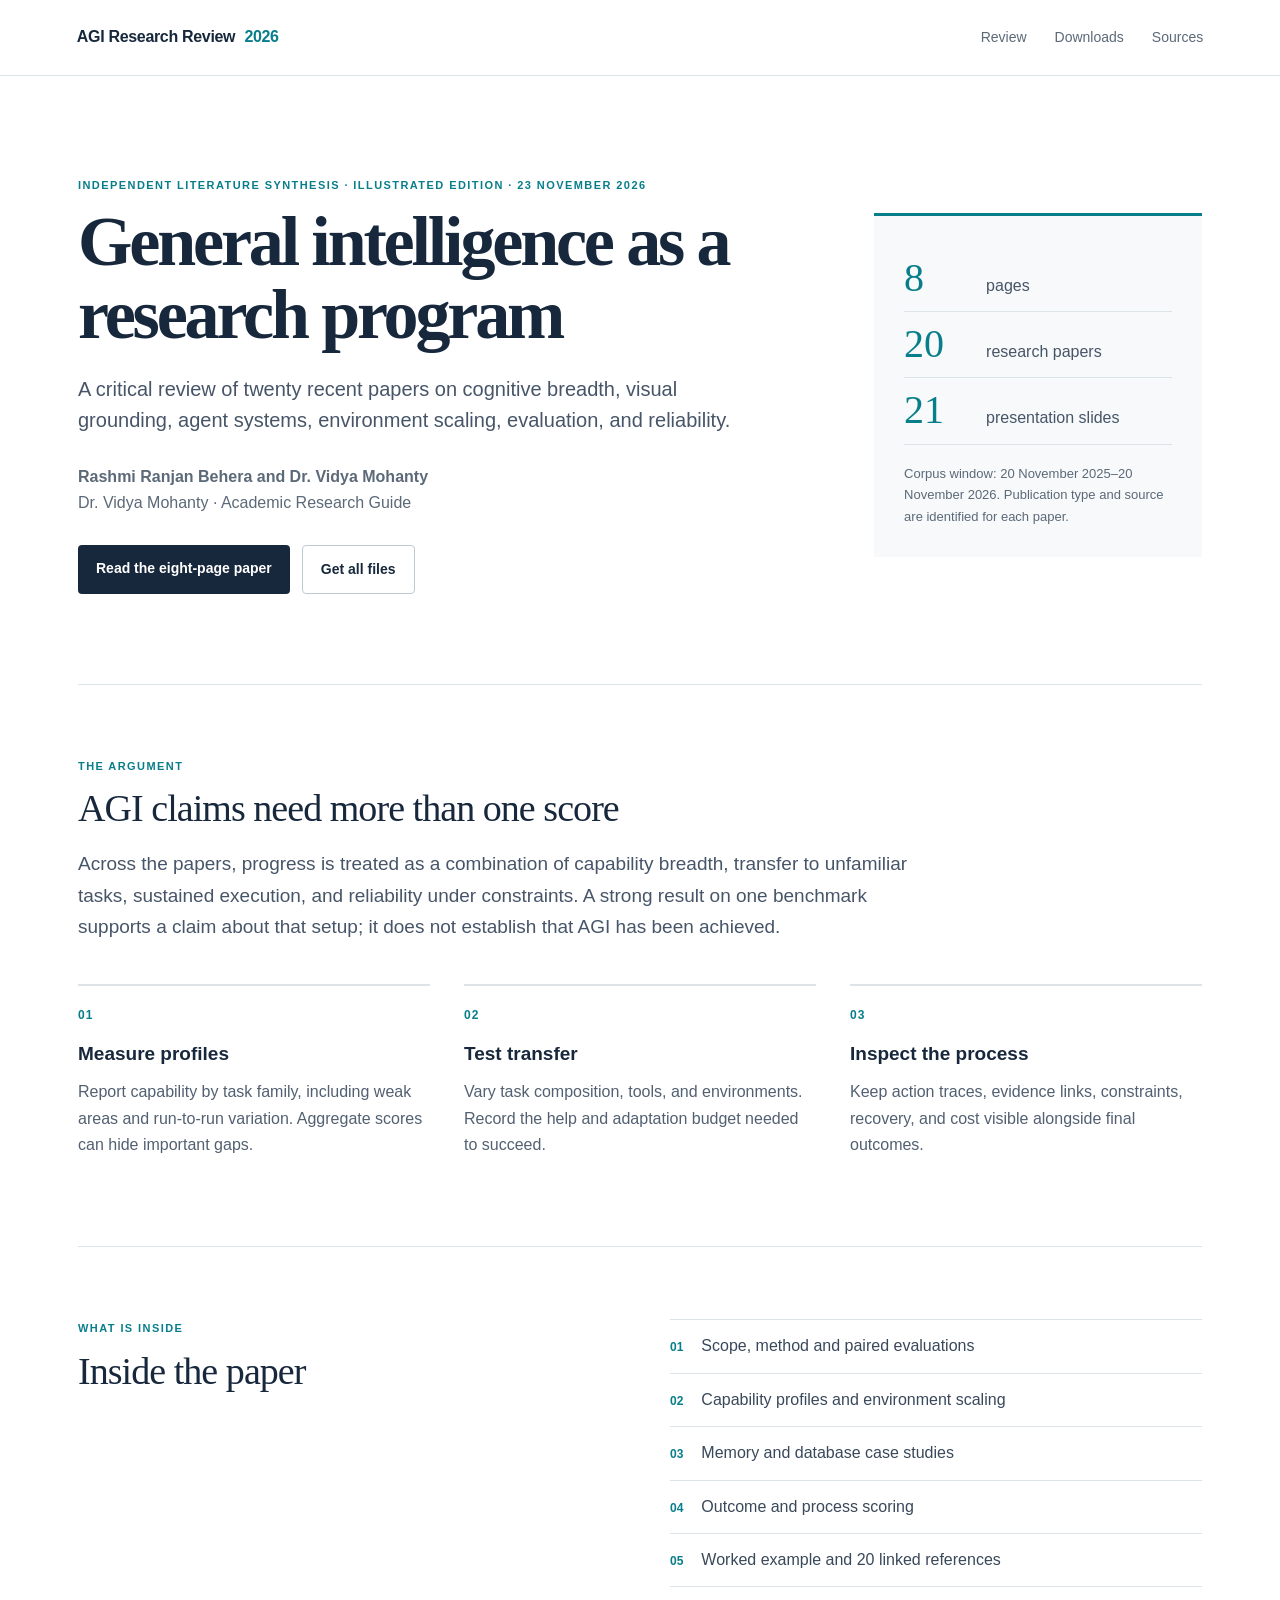
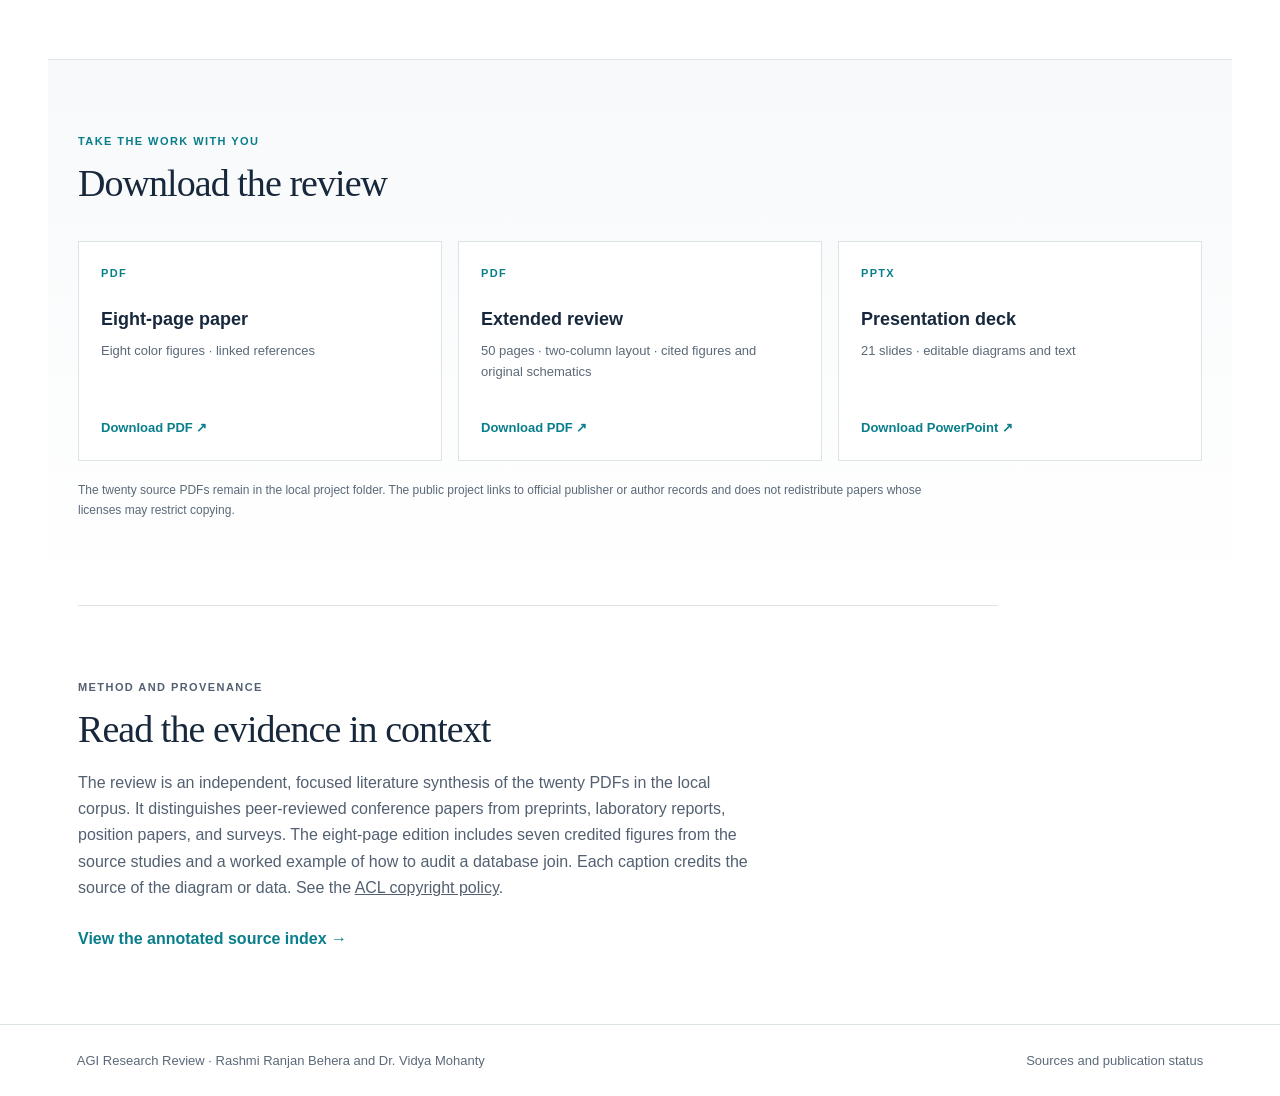
<file: site/index.html>
<!doctype html>
<html lang="en">
<head>
<meta charset="utf-8"><meta name="viewport" content="width=device-width, initial-scale=1">
<meta name="description" content="An eight-page illustrated synthesis of twenty recent AGI and agent research papers by Rashmi Ranjan Behera and Dr. Vidya Mohanty.">
<title>General Intelligence as a Research Program</title><link rel="stylesheet" href="styles.css">
</head>
<body>
<header class="topbar"><a class="brand" href="./">AGI Research Review <span>2026</span></a><nav><a href="#review">Review</a><a href="#downloads">Downloads</a><a href="sources.html">Sources</a></nav></header>
<main>
<section class="hero"><div class="hero-copy"><p class="eyebrow">Independent literature synthesis · Illustrated edition · 23 November 2026</p><h1>General intelligence as a research program</h1><p class="lead">A critical review of twenty recent papers on cognitive breadth, visual grounding, agent systems, environment scaling, evaluation, and reliability.</p><p class="byline"><strong>Rashmi Ranjan Behera and Dr. Vidya Mohanty</strong><br>Dr. Vidya Mohanty · Academic Research Guide</p><div class="actions"><a class="button primary" href="downloads/AGI_Research_Paper_8_pages.pdf">Read the eight-page paper</a><a class="button secondary" href="#downloads">Get all files</a></div></div>
<aside class="hero-facts"><div><strong>8</strong><span>pages</span></div><div><strong>20</strong><span>research papers</span></div><div><strong>21</strong><span>presentation slides</span></div><p>Corpus window: 20 November 2025–20 November 2026. Publication type and source are identified for each paper.</p></aside></section>
<section id="review" class="section"><div class="section-heading"><p class="eyebrow">The argument</p><h2>AGI claims need more than one score</h2></div><p class="section-intro">Across the papers, progress is treated as a combination of capability breadth, transfer to unfamiliar tasks, sustained execution, and reliability under constraints. A strong result on one benchmark supports a claim about that setup; it does not establish that AGI has been achieved.</p><div class="thesis-grid"><article><span class="number">01</span><h3>Measure profiles</h3><p>Report capability by task family, including weak areas and run-to-run variation. Aggregate scores can hide important gaps.</p></article><article><span class="number">02</span><h3>Test transfer</h3><p>Vary task composition, tools, and environments. Record the help and adaptation budget needed to succeed.</p></article><article><span class="number">03</span><h3>Inspect the process</h3><p>Keep action traces, evidence links, constraints, recovery, and cost visible alongside final outcomes.</p></article></div></section>
<section class="section split"><div><p class="eyebrow">What is inside</p><h2>Inside the paper</h2></div><ol class="contents"><li><span>01</span>Scope, method and paired evaluations</li><li><span>02</span>Capability profiles and environment scaling</li><li><span>03</span>Memory and database case studies</li><li><span>04</span>Outcome and process scoring</li><li><span>05</span>Worked example and 20 linked references</li></ol></section>
<section id="downloads" class="section download-section"><div class="section-heading"><p class="eyebrow">Take the work with you</p><h2>Download the review</h2></div><div class="downloads"><a class="download" href="downloads/AGI_Research_Paper_8_pages.pdf"><span class="filetype">PDF</span><strong>Eight-page paper</strong><small>Eight color figures · linked references</small><span class="download-link">Download PDF ↗</span></a><a class="download" href="downloads/AGI_Research_Review_2026.pdf"><span class="filetype">PDF</span><strong>Extended review</strong><small>50 pages · two-column layout · cited figures and original schematics</small><span class="download-link">Download PDF ↗</span></a><a class="download" href="downloads/AGI_Research_Review_2026.pptx"><span class="filetype">PPTX</span><strong>Presentation deck</strong><small>21 slides · editable diagrams and text</small><span class="download-link">Download PowerPoint ↗</span></a></div><p class="fineprint">The twenty source PDFs remain in the local project folder. The public project links to official publisher or author records and does not redistribute papers whose licenses may restrict copying.</p></section>
<section class="section method"><div class="section-heading"><p class="eyebrow">Method and provenance</p><h2>Read the evidence in context</h2></div><p>The review is an independent, focused literature synthesis of the twenty PDFs in the local corpus. It distinguishes peer-reviewed conference papers from preprints, laboratory reports, position papers, and surveys. The eight-page edition includes seven credited figures from the source studies and a worked example of how to audit a database join. Each caption credits the source of the diagram or data. See the <a href="https://aclanthology.org/faq/copyright/">ACL copyright policy</a>.</p><a class="text-link" href="sources.html">View the annotated source index →</a></section>
</main><footer><span>AGI Research Review · Rashmi Ranjan Behera and Dr. Vidya Mohanty</span><a href="sources.html">Sources and publication status</a></footer>
</body></html>
</file>
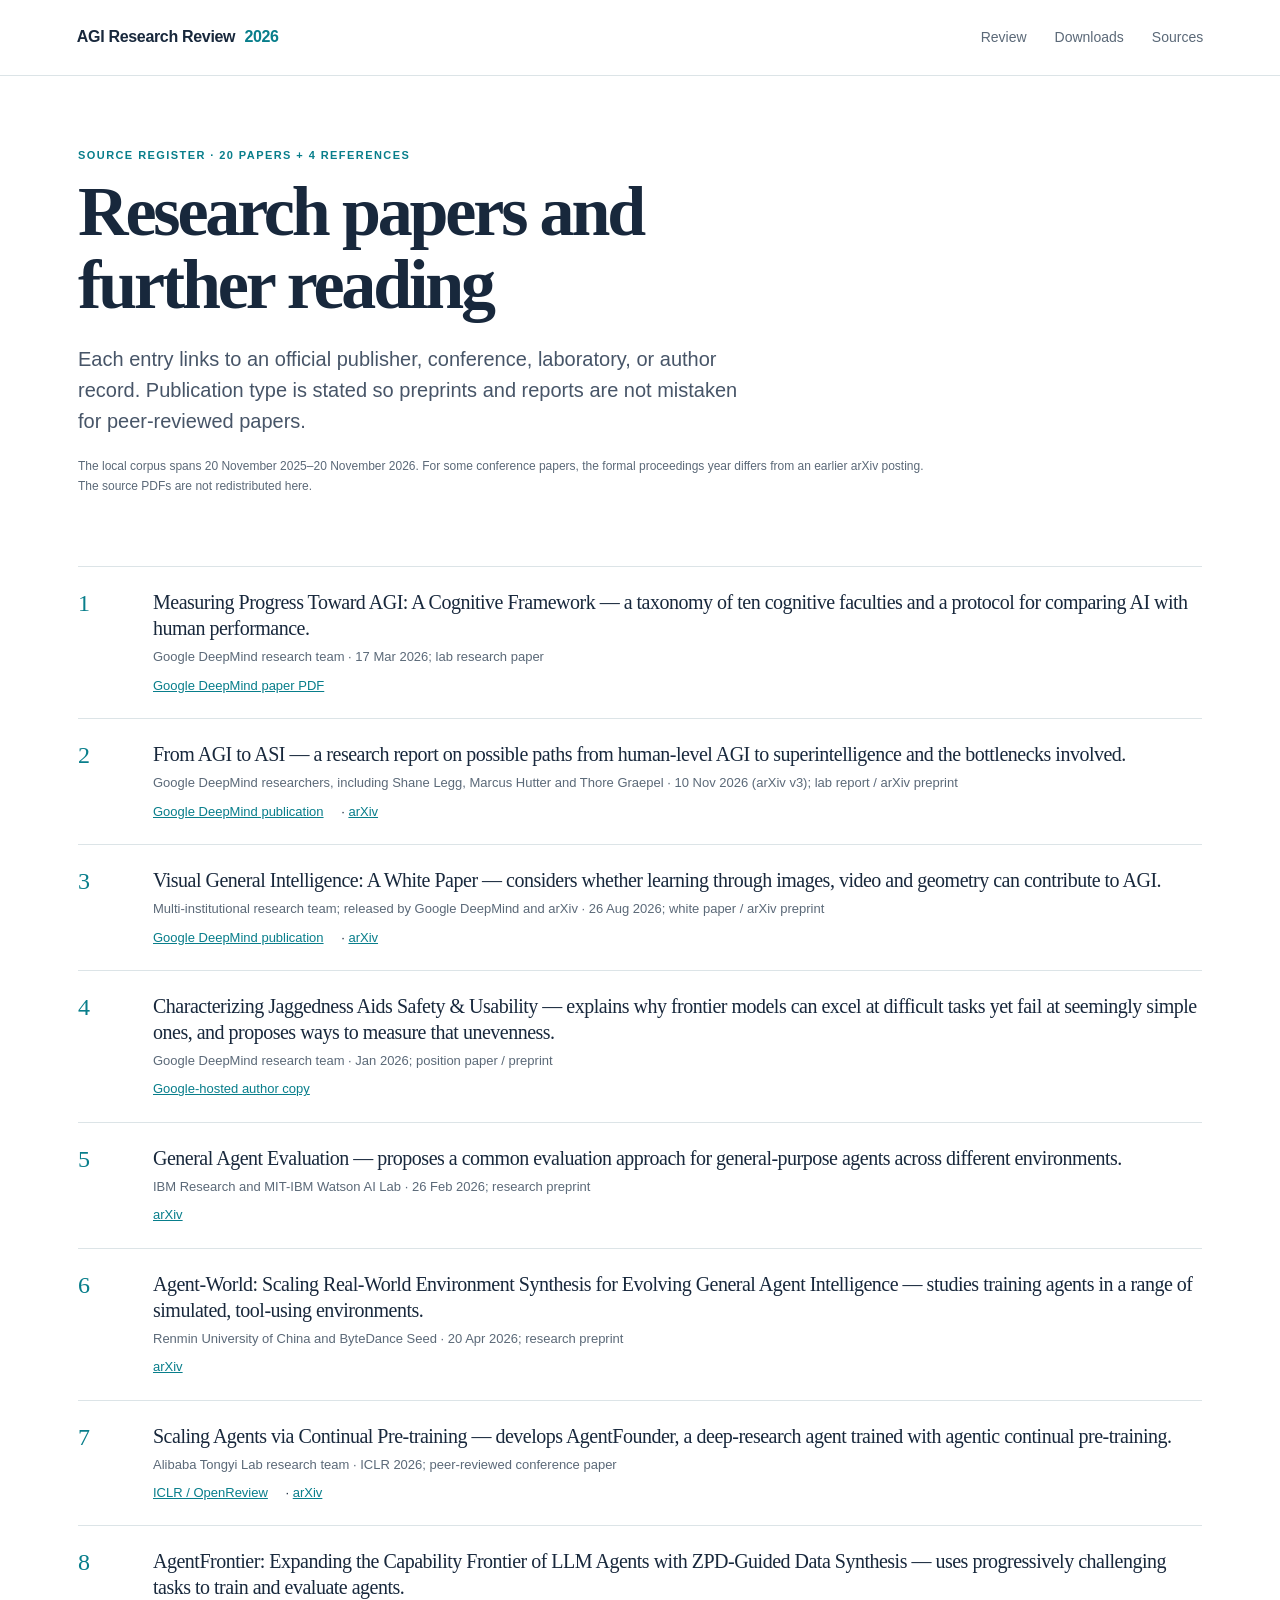
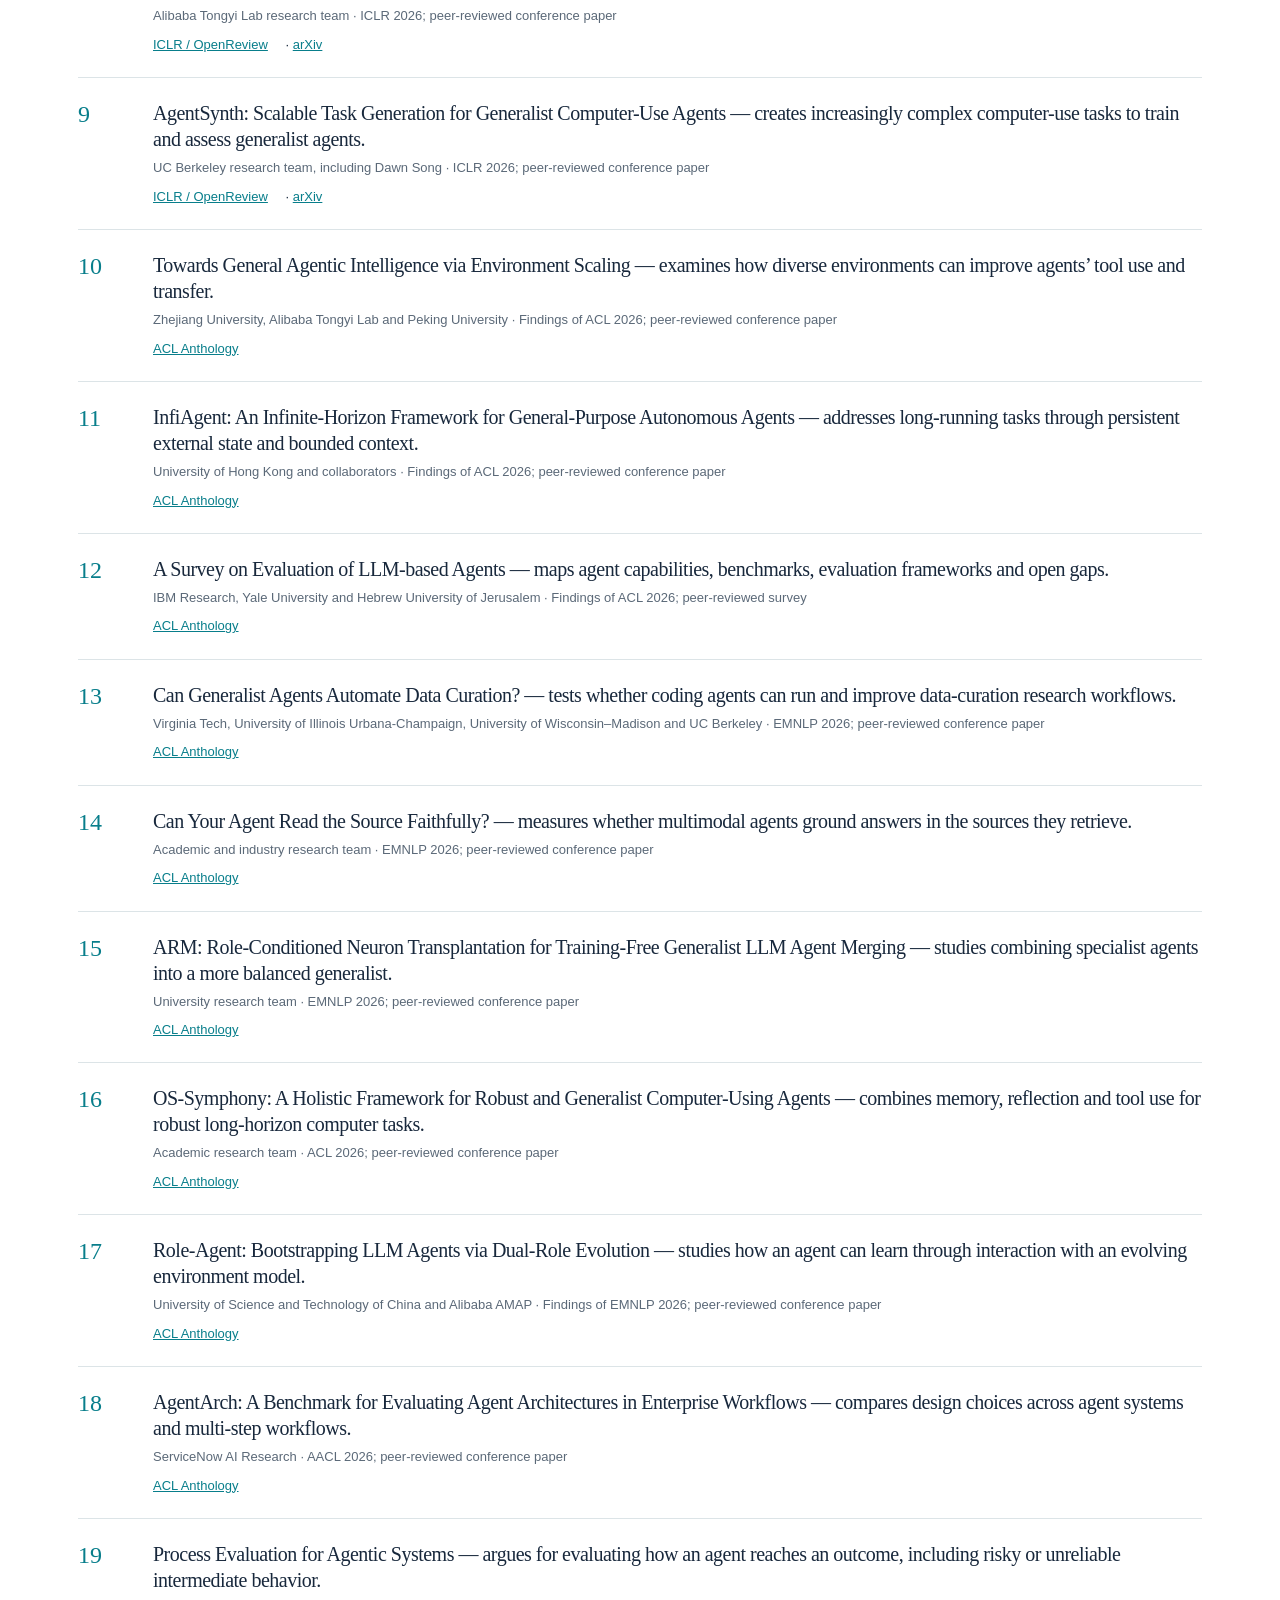
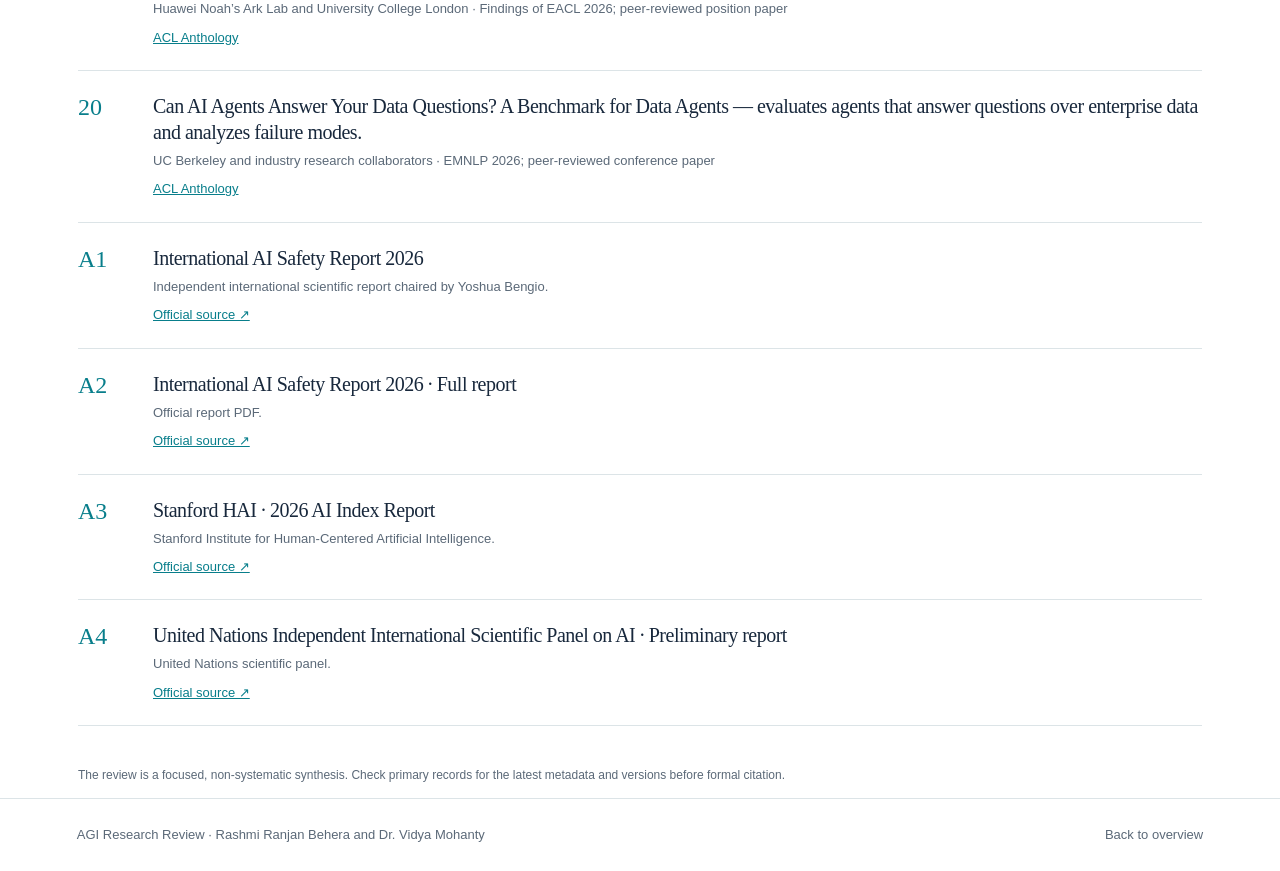
<file: site/sources.html>
<!doctype html><html lang="en"><head><meta charset="utf-8"><meta name="viewport" content="width=device-width,initial-scale=1"><title>Sources · AGI Research Review 2026</title><link rel="stylesheet" href="styles.css"></head><body><header class="topbar"><a class="brand" href="./">AGI Research Review <span>2026</span></a><nav><a href="index.html#review">Review</a><a href="index.html#downloads">Downloads</a><a href="sources.html">Sources</a></nav></header><main><section class="source-hero"><p class="eyebrow">Source register · 20 papers + 4 references</p><h1>Research papers and further reading</h1><p class="lead">Each entry links to an official publisher, conference, laboratory, or author record. Publication type is stated so preprints and reports are not mistaken for peer-reviewed papers.</p><p class="fineprint">The local corpus spans 20 November 2025–20 November 2026. For some conference papers, the formal proceedings year differs from an earlier arXiv posting. The source PDFs are not redistributed here.</p></section><section class="source-list"><article class="source"><span class="source-no">1</span><div><h2>Measuring Progress Toward AGI: A Cognitive Framework — a taxonomy of ten cognitive faculties and a protocol for comparing AI with human performance.</h2><p>Google DeepMind research team · 17 Mar 2026; lab research paper</p><div class="source-links"><a href="https://storage.googleapis.com/deepmind-media/DeepMind.com/Blog/measuring-progress-toward-agi/measuring-progress-toward-agi-a-cognitive-framework.pdf">Google DeepMind paper PDF</a></div></div></article><article class="source"><span class="source-no">2</span><div><h2>From AGI to ASI — a research report on possible paths from human-level AGI to superintelligence and the bottlenecks involved.</h2><p>Google DeepMind researchers, including Shane Legg, Marcus Hutter and Thore Graepel · 10 Nov 2026 (arXiv v3); lab report / arXiv preprint</p><div class="source-links"><a href="https://deepmind.google/research/publications/239142/">Google DeepMind publication</a> · <a href="https://arxiv.org/abs/2606.12683">arXiv</a></div></div></article><article class="source"><span class="source-no">3</span><div><h2>Visual General Intelligence: A White Paper — considers whether learning through images, video and geometry can contribute to AGI.</h2><p>Multi-institutional research team; released by Google DeepMind and arXiv · 26 Aug 2026; white paper / arXiv preprint</p><div class="source-links"><a href="https://deepmind.google/research/publications/270149/">Google DeepMind publication</a> · <a href="https://arxiv.org/abs/2608.25924">arXiv</a></div></div></article><article class="source"><span class="source-no">4</span><div><h2>Characterizing Jaggedness Aids Safety &amp; Usability — explains why frontier models can excel at difficult tasks yet fail at seemingly simple ones, and proposes ways to measure that unevenness.</h2><p>Google DeepMind research team · Jan 2026; position paper / preprint</p><div class="source-links"><a href="https://cs.stanford.edu/~merrie/papers/jaggedness_preprint.pdf">Google-hosted author copy</a></div></div></article><article class="source"><span class="source-no">5</span><div><h2>General Agent Evaluation — proposes a common evaluation approach for general-purpose agents across different environments.</h2><p>IBM Research and MIT-IBM Watson AI Lab · 26 Feb 2026; research preprint</p><div class="source-links"><a href="https://arxiv.org/abs/2602.22953">arXiv</a></div></div></article><article class="source"><span class="source-no">6</span><div><h2>Agent-World: Scaling Real-World Environment Synthesis for Evolving General Agent Intelligence — studies training agents in a range of simulated, tool-using environments.</h2><p>Renmin University of China and ByteDance Seed · 20 Apr 2026; research preprint</p><div class="source-links"><a href="https://arxiv.org/abs/2604.18292">arXiv</a></div></div></article><article class="source"><span class="source-no">7</span><div><h2>Scaling Agents via Continual Pre-training — develops AgentFounder, a deep-research agent trained with agentic continual pre-training.</h2><p>Alibaba Tongyi Lab research team · ICLR 2026; peer-reviewed conference paper</p><div class="source-links"><a href="https://openreview.net/forum?id=Dru5mm9anE">ICLR / OpenReview</a> · <a href="https://arxiv.org/abs/2509.13310">arXiv</a></div></div></article><article class="source"><span class="source-no">8</span><div><h2>AgentFrontier: Expanding the Capability Frontier of LLM Agents with ZPD-Guided Data Synthesis — uses progressively challenging tasks to train and evaluate agents.</h2><p>Alibaba Tongyi Lab research team · ICLR 2026; peer-reviewed conference paper</p><div class="source-links"><a href="https://openreview.net/pdf/466f94ec94f21750830c728c1ba0a1097a75a66d.pdf">ICLR / OpenReview</a> · <a href="https://arxiv.org/abs/2510.24695">arXiv</a></div></div></article><article class="source"><span class="source-no">9</span><div><h2>AgentSynth: Scalable Task Generation for Generalist Computer-Use Agents — creates increasingly complex computer-use tasks to train and assess generalist agents.</h2><p>UC Berkeley research team, including Dawn Song · ICLR 2026; peer-reviewed conference paper</p><div class="source-links"><a href="https://openreview.net/forum?id=CoBxmXThM6">ICLR / OpenReview</a> · <a href="https://arxiv.org/abs/2506.14205">arXiv</a></div></div></article><article class="source"><span class="source-no">10</span><div><h2>Towards General Agentic Intelligence via Environment Scaling — examines how diverse environments can improve agents’ tool use and transfer.</h2><p>Zhejiang University, Alibaba Tongyi Lab and Peking University · Findings of ACL 2026; peer-reviewed conference paper</p><div class="source-links"><a href="https://aclanthology.org/2026.findings-acl.872/">ACL Anthology</a></div></div></article><article class="source"><span class="source-no">11</span><div><h2>InfiAgent: An Infinite-Horizon Framework for General-Purpose Autonomous Agents — addresses long-running tasks through persistent external state and bounded context.</h2><p>University of Hong Kong and collaborators · Findings of ACL 2026; peer-reviewed conference paper</p><div class="source-links"><a href="https://aclanthology.org/2026.findings-acl.1787/">ACL Anthology</a></div></div></article><article class="source"><span class="source-no">12</span><div><h2>A Survey on Evaluation of LLM-based Agents — maps agent capabilities, benchmarks, evaluation frameworks and open gaps.</h2><p>IBM Research, Yale University and Hebrew University of Jerusalem · Findings of ACL 2026; peer-reviewed survey</p><div class="source-links"><a href="https://aclanthology.org/2026.findings-acl.1330/">ACL Anthology</a></div></div></article><article class="source"><span class="source-no">13</span><div><h2>Can Generalist Agents Automate Data Curation? — tests whether coding agents can run and improve data-curation research workflows.</h2><p>Virginia Tech, University of Illinois Urbana-Champaign, University of Wisconsin–Madison and UC Berkeley · EMNLP 2026; peer-reviewed conference paper</p><div class="source-links"><a href="https://aclanthology.org/2026.emnlp-main.815/">ACL Anthology</a></div></div></article><article class="source"><span class="source-no">14</span><div><h2>Can Your Agent Read the Source Faithfully? — measures whether multimodal agents ground answers in the sources they retrieve.</h2><p>Academic and industry research team · EMNLP 2026; peer-reviewed conference paper</p><div class="source-links"><a href="https://aclanthology.org/2026.emnlp-main.1855/">ACL Anthology</a></div></div></article><article class="source"><span class="source-no">15</span><div><h2>ARM: Role-Conditioned Neuron Transplantation for Training-Free Generalist LLM Agent Merging — studies combining specialist agents into a more balanced generalist.</h2><p>University research team · EMNLP 2026; peer-reviewed conference paper</p><div class="source-links"><a href="https://aclanthology.org/2026.emnlp-main.2115/">ACL Anthology</a></div></div></article><article class="source"><span class="source-no">16</span><div><h2>OS-Symphony: A Holistic Framework for Robust and Generalist Computer-Using Agents — combines memory, reflection and tool use for robust long-horizon computer tasks.</h2><p>Academic research team · ACL 2026; peer-reviewed conference paper</p><div class="source-links"><a href="https://aclanthology.org/2026.acl-long.1021/">ACL Anthology</a></div></div></article><article class="source"><span class="source-no">17</span><div><h2>Role-Agent: Bootstrapping LLM Agents via Dual-Role Evolution — studies how an agent can learn through interaction with an evolving environment model.</h2><p>University of Science and Technology of China and Alibaba AMAP · Findings of EMNLP 2026; peer-reviewed conference paper</p><div class="source-links"><a href="https://aclanthology.org/2026.findings-emnlp.208/">ACL Anthology</a></div></div></article><article class="source"><span class="source-no">18</span><div><h2>AgentArch: A Benchmark for Evaluating Agent Architectures in Enterprise Workflows — compares design choices across agent systems and multi-step workflows.</h2><p>ServiceNow AI Research · AACL 2026; peer-reviewed conference paper</p><div class="source-links"><a href="https://aclanthology.org/2026.aacl-long.44/">ACL Anthology</a></div></div></article><article class="source"><span class="source-no">19</span><div><h2>Process Evaluation for Agentic Systems — argues for evaluating how an agent reaches an outcome, including risky or unreliable intermediate behavior.</h2><p>Huawei Noah’s Ark Lab and University College London · Findings of EACL 2026; peer-reviewed position paper</p><div class="source-links"><a href="https://aclanthology.org/2026.findings-eacl.140/">ACL Anthology</a></div></div></article><article class="source"><span class="source-no">20</span><div><h2>Can AI Agents Answer Your Data Questions? A Benchmark for Data Agents — evaluates agents that answer questions over enterprise data and analyzes failure modes.</h2><p>UC Berkeley and industry research collaborators · EMNLP 2026; peer-reviewed conference paper</p><div class="source-links"><a href="https://aclanthology.org/2026.emnlp-main.1872/">ACL Anthology</a></div></div></article><article class="source"><span class="source-no">A1</span><div><h2>International AI Safety Report 2026</h2><p>Independent international scientific report chaired by Yoshua Bengio.</p><div class="source-links"><a href="https://internationalaisafetyreport.org/publication/international-ai-safety-report-2026">Official source ↗</a></div></div></article><article class="source"><span class="source-no">A2</span><div><h2>International AI Safety Report 2026 · Full report</h2><p>Official report PDF.</p><div class="source-links"><a href="https://internationalaisafetyreport.org/sites/default/files/2026-02/international-ai-safety-report-2026.pdf">Official source ↗</a></div></div></article><article class="source"><span class="source-no">A3</span><div><h2>Stanford HAI · 2026 AI Index Report</h2><p>Stanford Institute for Human-Centered Artificial Intelligence.</p><div class="source-links"><a href="https://hai.stanford.edu/ai-index/2026-ai-index-report">Official source ↗</a></div></div></article><article class="source"><span class="source-no">A4</span><div><h2>United Nations Independent International Scientific Panel on AI · Preliminary report</h2><p>United Nations scientific panel.</p><div class="source-links"><a href="https://www.un.org/independent-international-scientific-panel-ai/en/preliminary-report">Official source ↗</a></div></div></article></section><p class="fineprint">The review is a focused, non-systematic synthesis. Check primary records for the latest metadata and versions before formal citation.</p></main><footer><span>AGI Research Review · Rashmi Ranjan Behera and Dr. Vidya Mohanty</span><a href="./">Back to overview</a></footer></body></html>
</file>
<file: site/styles.css>
:root{--ink:#18283c;--muted:#5b6978;--teal:#087e8b;--line:#dce4e7;--paper:#f7f9fa}*{box-sizing:border-box}html{scroll-behavior:smooth}body{margin:0;background:#fff;color:var(--ink);font:16px/1.65 Inter,ui-sans-serif,-apple-system,BlinkMacSystemFont,"Segoe UI",sans-serif}a{color:inherit}.topbar{height:76px;padding:0 max(6vw,24px);display:flex;align-items:center;justify-content:space-between;border-bottom:1px solid var(--line)}.brand{text-decoration:none;font-weight:750;letter-spacing:-.02em}.brand span{color:var(--teal);margin-left:5px}nav{display:flex;gap:28px}nav a{text-decoration:none;color:var(--muted);font-size:14px}nav a:hover,.text-link:hover{color:var(--teal)}main{max-width:1180px;margin:0 auto;padding:0 28px}.hero{display:grid;grid-template-columns:minmax(0,1.55fr) minmax(250px,.7fr);gap:70px;padding:100px 0 90px;align-items:center}.eyebrow{text-transform:uppercase;letter-spacing:.13em;font-size:11px;font-weight:750;color:var(--teal);margin:0 0 12px}h1,h2,h3,p{margin-top:0}h1{font-family:Georgia,serif;font-size:clamp(42px,6vw,70px);line-height:1.04;letter-spacing:-.045em;max-width:760px;margin:0 0 22px}.lead{font-size:20px;line-height:1.55;color:#475568;max-width:680px}.byline{margin:28px 0;color:var(--muted)}.actions{display:flex;gap:12px;flex-wrap:wrap;margin-top:25px}.button{padding:12px 18px;text-decoration:none;border-radius:4px;font-weight:650;font-size:14px}.primary{background:var(--ink);color:#fff}.primary:hover{background:var(--teal)}.secondary{border:1px solid #bdcbd0;background:#fff}.secondary:hover{border-color:var(--teal);color:var(--teal)}.hero-facts{background:var(--paper);padding:30px;border-top:3px solid var(--teal)}.hero-facts div{display:flex;align-items:baseline;gap:12px;border-bottom:1px solid var(--line);padding:12px 0}.hero-facts strong{font:40px/1 Georgia,serif;color:var(--teal);min-width:70px}.hero-facts span{color:#475568}.hero-facts p{font-size:13px;color:var(--muted);margin:18px 0 0}.section{padding:72px 0;border-top:1px solid var(--line)}.section-heading{max-width:630px}h2{font:38px/1.15 Georgia,serif;letter-spacing:-.025em;margin-bottom:18px}.section-intro{max-width:840px;font-size:19px;color:#475568}.thesis-grid{display:grid;grid-template-columns:repeat(3,1fr);gap:34px;margin-top:42px}.thesis-grid article{border-top:2px solid var(--line);padding-top:15px}.number{font-size:12px;color:var(--teal);font-weight:700;letter-spacing:.1em}h3{font-size:19px;margin:10px 0}.thesis-grid p,.method p{color:#526071;max-width:670px}.split{display:grid;grid-template-columns:1fr 1fr;gap:60px;align-items:start}.contents{list-style:none;margin:0;padding:0;border-top:1px solid var(--line)}.contents li{padding:13px 0;border-bottom:1px solid var(--line);color:#39485a}.contents li span{font-size:12px;font-weight:700;color:var(--teal);margin-right:18px}.download-section{background:linear-gradient(#f7f9fa,#fff);padding-left:30px;padding-right:30px;margin-left:-30px;margin-right:-30px}.downloads{display:grid;grid-template-columns:repeat(3,1fr);gap:16px;margin:35px 0 20px}.download{min-height:220px;padding:22px;border:1px solid var(--line);background:#fff;text-decoration:none;display:flex;flex-direction:column;align-items:flex-start;transition:transform .15s,border-color .15s}.download:hover{transform:translateY(-3px);border-color:var(--teal)}.filetype{font-size:11px;letter-spacing:.12em;color:var(--teal);font-weight:800;margin-bottom:23px}.download strong{font-size:18px}.download small{font-size:13px;color:var(--muted);margin:5px 0 20px}.download-link{margin-top:auto;color:var(--teal);font-size:13px;font-weight:700}.fineprint{font-size:12px;color:var(--muted);max-width:850px}.method{max-width:920px}.text-link{display:inline-block;color:var(--teal);font-weight:700;text-decoration:none;margin-top:8px}footer{border-top:1px solid var(--line);padding:25px max(6vw,24px);display:flex;justify-content:space-between;color:var(--muted);font-size:13px}footer a{text-decoration:none}@media(max-width:760px){.topbar{height:auto;padding-top:18px;padding-bottom:18px;gap:18px;align-items:flex-start}nav{gap:12px;flex-wrap:wrap;justify-content:flex-end}.hero{grid-template-columns:1fr;padding:65px 0;gap:32px}.thesis-grid,.downloads{grid-template-columns:1fr}.split{grid-template-columns:1fr;gap:18px}.section{padding:52px 0}.download-section{padding-left:20px;padding-right:20px;margin-left:-20px;margin-right:-20px}footer{display:block}footer a{display:block;margin-top:8px}}
.source-hero{padding:70px 0 38px;max-width:850px}.source-list{border-top:1px solid var(--line);margin:20px 0 40px}.source{display:grid;grid-template-columns:55px 1fr;gap:20px;padding:22px 0;border-bottom:1px solid var(--line)}.source-no{font:24px/1.2 Georgia,serif;color:var(--teal)}.source h2{font:20px/1.3 Georgia,serif;margin:0 0 5px}.source p{font-size:13px;color:var(--muted);margin:0 0 7px}.source-links{font-size:13px}.source-links a{color:var(--teal);margin-right:14px}
</file>
